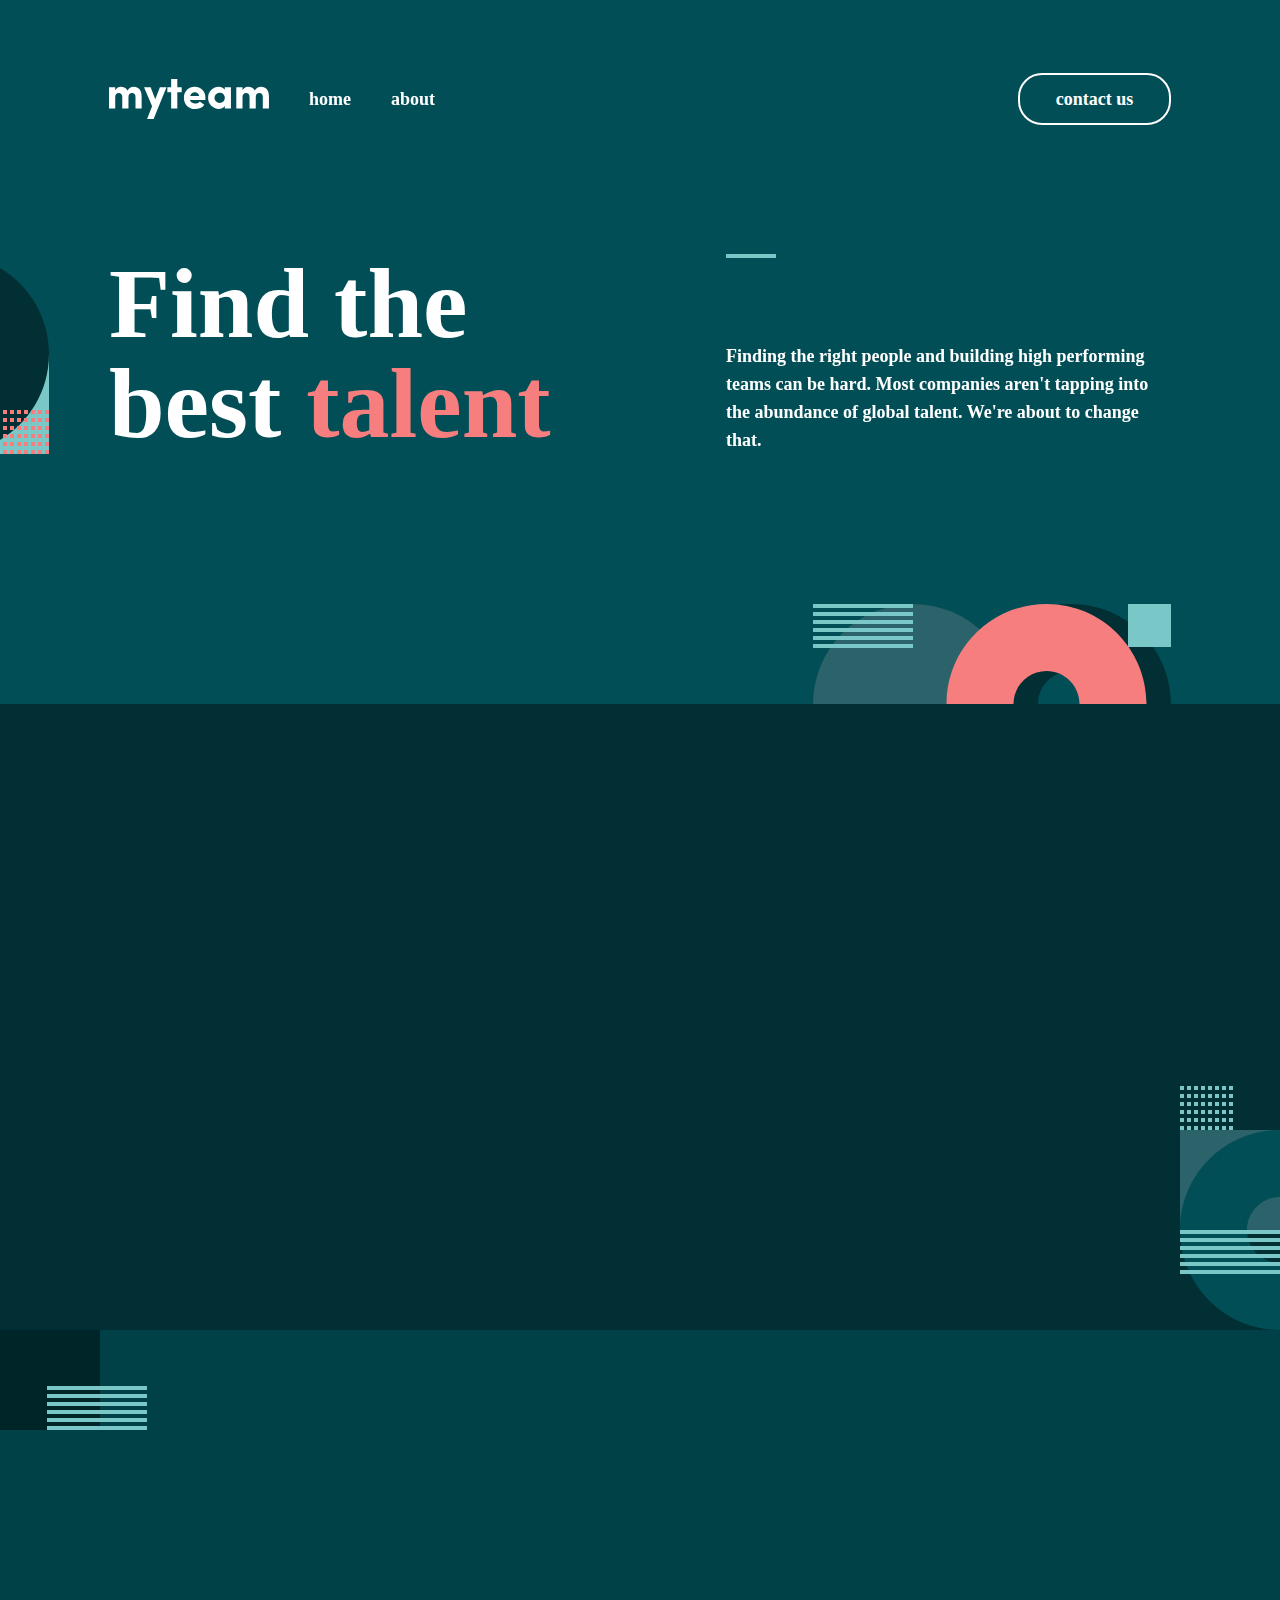
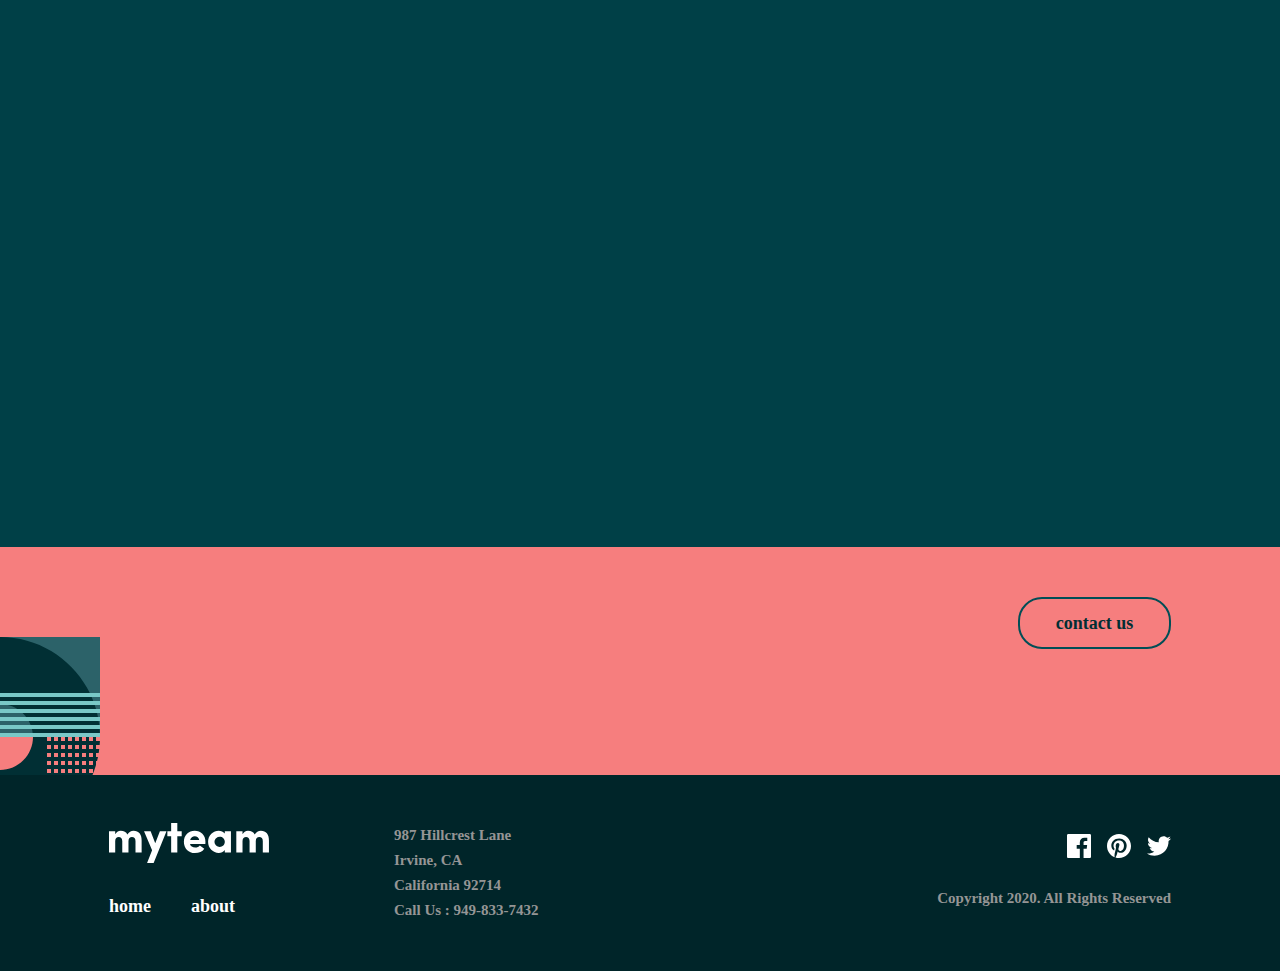
<file: index.html>
<!DOCTYPE html>
<html lang="en">
<head>
    <meta charset="UTF-8">
    <meta name="viewport" content="width=device-width, initial-scale=1.0">
    <link rel="stylesheet" href="./css/normalize.css">
    <link rel="stylesheet" href="./css/main.css">
    <link href="https://unpkg.com/aos@2.3.1/dist/aos.css" rel="stylesheet">
    <link rel="icon" href="./images/logo.svg">
    <title>My-team</title>  
</head>
<body>
    <header class="site-header">
        <div class="container">
            <div class="header">
                <div data-aos="zoom-out-right" class="header">
                    <a class="header" href="/">
                        <img  src="./images/logo.svg" alt="Header-Logo" width="160" height="40">
                    </a>
                    <ul class="navbar-list">
                        <li class="navber-item">
                            <a class="navbar-link" href="/">home</a>
                        </li>
                        <li class="navbar-item">
                            <a class="navbar-link" href="./about.html">about</a>
                        </li>
                    </ul>
                </div>
                <a class="header-contact-link" href="./contact.html">contact us</a>
            </div>
        </div>
    </header>
    <main class="site-main">
        <section class="hero-section">
            <div class="container"> 
                <div  class="hero">
                    <div class="hero-tittle-wrapper">
                        <h1 data-aos="fade-up-right" class="hero-tittle">Find the best  <span class="hero-tittle-color">talent</span></h1>
                    </div>
                    <div class="hero-text-wrapper">
                        <span class="hero-text-line"></span>
                        <p data-aos="fade-up-left" class="hero-text">Finding the right people and building high performing teams can be hard. Most companies aren't tapping into the abundance of global talent. We're about to change that.</p>
                    </div>
                </div>
            </div>
        </section>
        <section class="build-section">
            <div class="container">
                <div class="build">
                    <div data-aos="fade-up"
                    data-aos-anchor-placement="bottom-bottom"  class="build-tittle-wrapper">
                    <span class="build-tittle-line"></span>
                    <h2  class="build-tittle">Build & manage distributed teams like no one else.</h2>
                </div>
                <ul data-aos="fade-up"
                data-aos-anchor-placement="top-center" class="build-list">
                <li class="build-item">
                    <img class="build-item-icon" src="./images/build-item-icon.svg" alt="Build-icon" width="72" height="72">
                    <div class="build-item-content-wrapper">
                        <h3 class="build-item-subtittle">Experienced Individuals</h3>
                        <p class="build-item-text">Our network is made up of highly experienced professionals who are passionate about what they do.</p>
                    </div>
                </li>
                <li class="build-item">
                    <img class="build-item-icon" src="./images/build-item-icon1.svg" alt="Build-icon" width="72" height="72">
                    <div class="build-item-content-wrapper">
                        <h3 class="build-item-subtittle">Easy to Implement</h3>
                        <p class="build-item-text">Our processes have been refined over years of implementation meaning our teams always deliver.</p>
                    </div>
                </li>
                <li class="build-item">
                    <img class="build-item-icon" src="./images/build-item-icon2.svg" alt="Build-icon" width="72" height="72">
                    <div class="build-item-content-wrapper">
                        <h3 class="build-item-subtittle">Enhanced Productivity</h3>
                        <p class="build-item-text">Our customized platform with in-built analytics helps you manage your distributed teams.</p>
                    </div>
                </li>
            </ul>
        </div>
    </div>
</section>
<section class="result-section">
    <div class="container">
        <div class="result">
            <h2  data-aos-duration="1000" data-aos="flip-up" class="result-tittle">Delivering real results for top companies. Some of our <span style="color: rgb(121, 200, 199);">success stories.</span></h2>
        </div>
        <div  data-aos-duration="1000" data-aos="zoom-out" class="result-content-wrapper">
            <div class="result-content">
                <img class="result-section-img" src="./images/result-section-img.svg" alt="Result-Img" width="67" height="56">
                <p class="result-text"> “The team perfectly fit the specialized skill set required. They focused on the most essential features helping us launch the platform eight months faster than planned.”</p>
                <p class="result-strong">Kady Baker</p>
                <p class="result-text-second">Product Manager at Bookmark</p>
                <img class="result-section-img" src="./images/result-section-img-person.png" alt="Person" width="62" height="62">
            </div>
            <div class="result-content">
                <img class="result-section-img" src="./images/result-section-img.svg" alt="Result-Img" width="67" height="56">
                <p class="result-text"> “We needed to automate our entire onboarding process. The team came in and built out the whole journey. Since going live, user retention has gone through the roof!”</p>
                <p class="result-strong">Aiysha Reese</p>
                <p class="result-text-second">Founder of Manage</p>
                <img class="result-section-img" src="./images/result-section-img-person.2png.png" alt="Person" width="62" height="62">
            </div>
            <div class="result-content">
                <img class="result-section-img" src="./images/result-section-img.svg" alt="Result-Img" width="67" height="56">
                <p class="result-text"> “Amazing. Our team helped us build an app that delivered a new experience for hiring a physio. The launch was an instant success with 100k downloads in the first month.”</p>
                <p class="result-strong">Arthur Clarke</p>
                <p class="result-text-second">Co-founder of MyPhysio</p>
                <img class="result-section-img" src="./images/result-section-img-person.3png.png" alt="Person" width="62" height="62">
            </div>
        </div>
    </div>
</section>
<section class="contact-us-section">
    <div class="container">
        <div class="contact-us">   
            <h2 data-aos="zoom-in-right" class="contact-us-tittle">Ready to get started?</h2>
            <a  class="contact-link" href="./contact.html">contact us</a>
        </div>
    </div>
</section>
</main>
<footer class="site-footer">
    <div class="container">
        <div class="footer">
            <div class="footer-logo-content-wrappper">
                <div class="footer-logo-wrappper">
                    <a class="footer-link-logo" href="/">
                        <img class="footer-logo-img" src="./images/logo.svg" alt="Footer-Logo" width="160" height="40">
                    </a>
                    <ul class="footer-nav-list">
                        <li class="footer-nav-item">
                            <a class="footer-nav-link" href="#">home</a>
                        </li>
                        <li class="footer-nav-item">
                            <a class="footer-nav-link" href="#">about</a>
                        </li>
                    </ul>
                </div>
                <address class="footer-address">
                    987  Hillcrest Lane <br> Irvine, CA <br> California 92714 <br> Call Us : <a href="tel:9498337432">949-833-7432</a>
                </address>
            </div>
            <div class="footer-social-wrapper social">
                <ul class="social-list">
                    <li class="social-item">
                        <a class="social-link" href="">
                            <svg width="24" height="24" viewBox="0 0 24 24" fill="currentColor" xmlns="http://www.w3.org/2000/svg">
                                <path d="M22.675 0H1.325C0.593 0 0 0.593 0 1.325V22.676C0 23.407 0.593 24 1.325 24H12.82V14.706H9.692V11.084H12.82V8.413C12.82 5.313 14.713 3.625 17.479 3.625C18.804 3.625 19.942 3.724 20.274 3.768V7.008L18.356 7.009C16.852 7.009 16.561 7.724 16.561 8.772V11.085H20.148L19.681 14.707H16.561V24H22.677C23.407 24 24 23.407 24 22.675V1.325C24 0.593 23.407 0 22.675 0Z" fill="currentColor"/>
                            </svg>
                        </a>
                        
                    </li>
                    <li class="social-item">
                        <a class="social-link" href="">
                            <svg width="24" height="24" viewBox="0 0 24 24" fill="currentColor" xmlns="http://www.w3.org/2000/svg">
                                <path id="Path" d="M12 0C5.373 0 0 5.372 0 12C0 17.084 3.163 21.426 7.627 23.174C7.522 22.225 7.427 20.769 7.669 19.733C7.887 18.796 9.076 13.768 9.076 13.768C9.076 13.768 8.717 13.049 8.717 11.986C8.717 10.318 9.684 9.072 10.888 9.072C11.911 9.072 12.406 9.841 12.406 10.762C12.406 11.791 11.751 13.33 11.412 14.757C11.129 15.951 12.011 16.926 13.189 16.926C15.322 16.926 16.961 14.677 16.961 11.431C16.961 8.558 14.897 6.549 11.949 6.549C8.535 6.549 6.531 9.11 6.531 11.756C6.531 12.787 6.928 13.894 7.424 14.494C7.522 14.613 7.536 14.718 7.507 14.839L7.174 16.199C7.121 16.419 7 16.466 6.772 16.36C5.273 15.662 4.336 13.471 4.336 11.711C4.336 7.926 7.086 4.449 12.265 4.449C16.428 4.449 19.663 7.416 19.663 11.38C19.663 15.516 17.056 18.844 13.436 18.844C12.22 18.844 11.077 18.213 10.686 17.466L9.938 20.319C9.667 21.362 8.936 22.669 8.446 23.465C9.57 23.812 10.763 24 12 24C18.627 24 24 18.627 24 12C24 5.372 18.627 0 12 0Z" fill="currentColor"/>
                            </svg>
                        </a>
                    </li>
                    
                    <li class="social-item">
                        <a class="social-link" href="">
                            <svg width="24" height="20" viewBox="0 0 24 20" fill="currentColor" xmlns="http://www.w3.org/2000/svg">
                                <path id="Path" d="M24 2.55699C23.117 2.94899 22.168 3.21299 21.172 3.33199C22.189 2.72299 22.97 1.75799 23.337 0.607986C22.386 1.17199 21.332 1.58199 20.21 1.80299C19.313 0.845986 18.032 0.247986 16.616 0.247986C13.437 0.247986 11.101 3.21399 11.819 6.29299C7.728 6.08799 4.1 4.12799 1.671 1.14899C0.381 3.36199 1.002 6.25699 3.194 7.72299C2.388 7.69699 1.628 7.47599 0.965 7.10699C0.911 9.38799 2.546 11.522 4.914 11.997C4.221 12.185 3.462 12.229 2.69 12.081C3.316 14.037 5.134 15.46 7.29 15.5C5.22 17.123 2.612 17.848 0 17.54C2.179 18.937 4.768 19.752 7.548 19.752C16.69 19.752 21.855 12.031 21.543 5.10599C22.505 4.41099 23.34 3.54399 24 2.55699Z" fill="currentColor"/>
                            </svg>
                        </a>
                    </li>
                    
                </ul>
                <p class="footer-created-by-content"> Copyright 2020. All Rights Reserved</p>
            </div>
        </div>
    </div>
</footer>
<script src="https://unpkg.com/aos@2.3.1/dist/aos.js"></script>
<script>
    AOS.init();
</script>
</body>
</html>
</file>
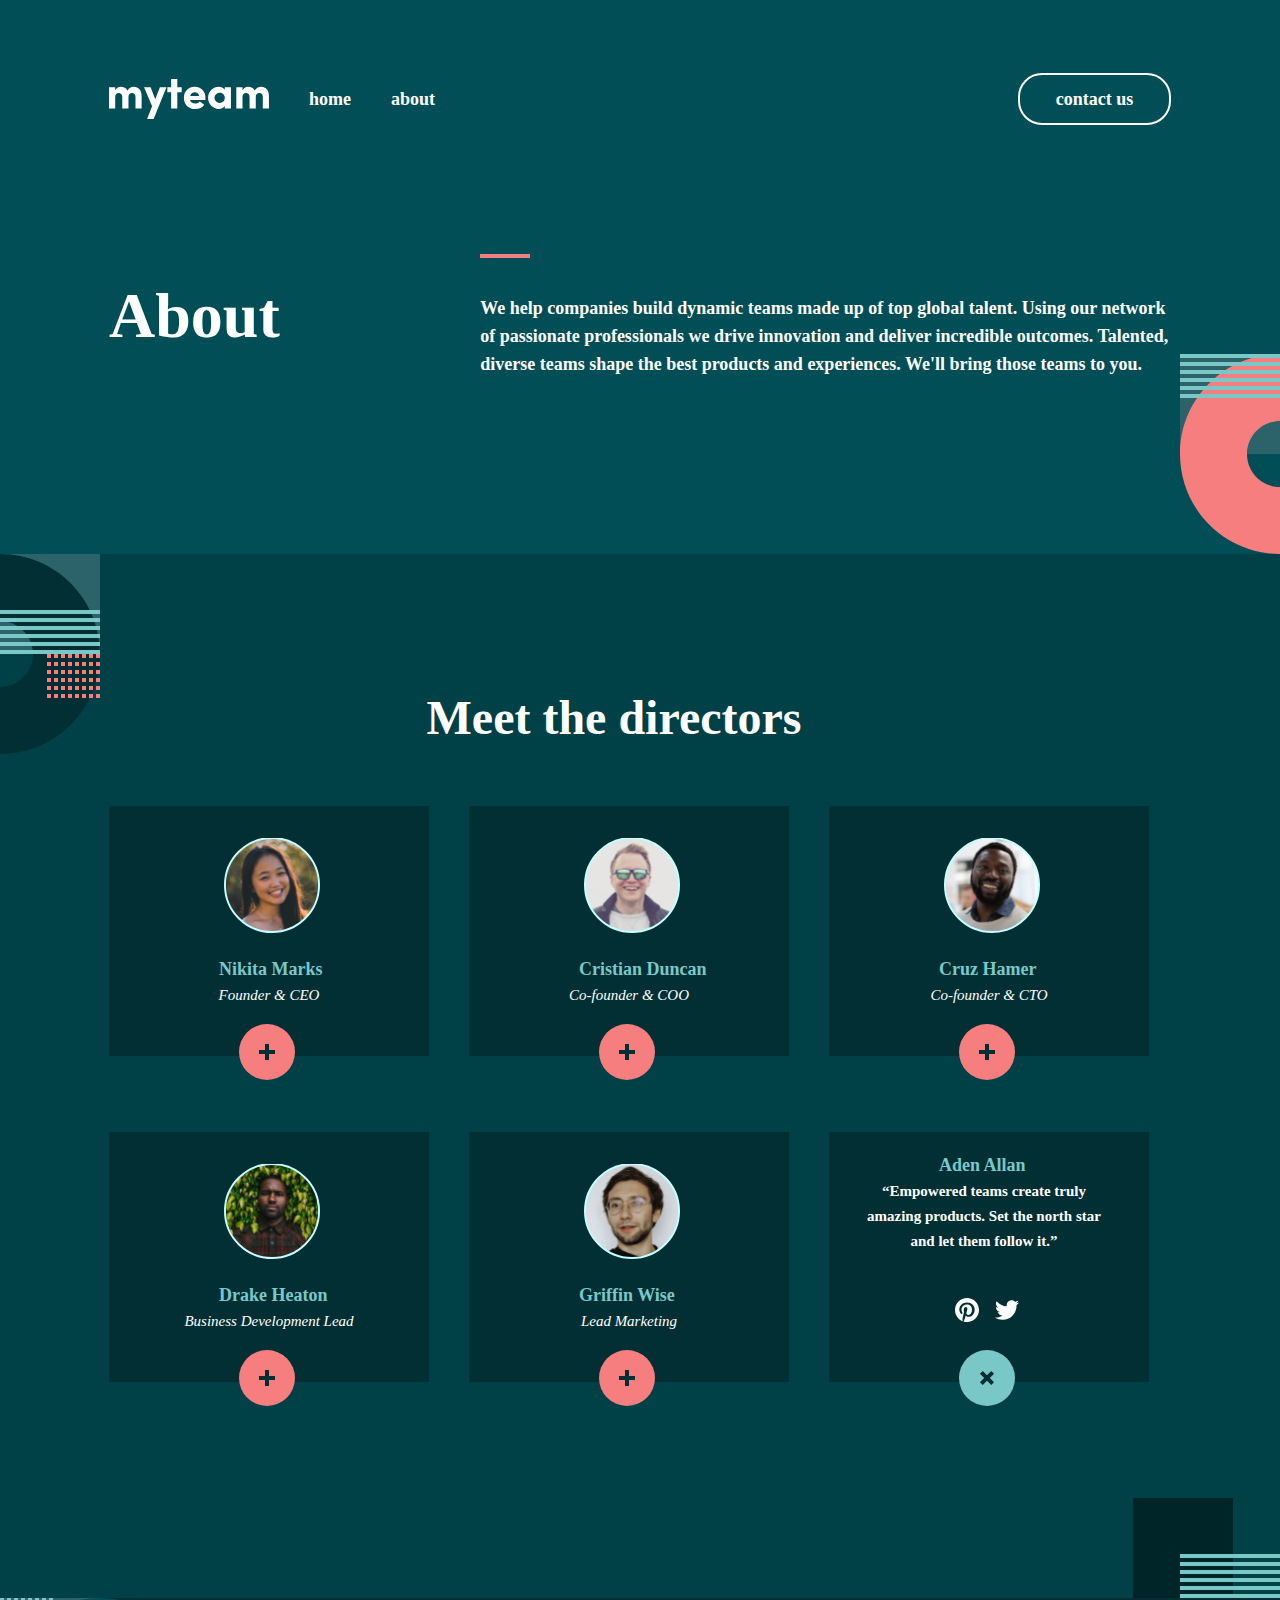
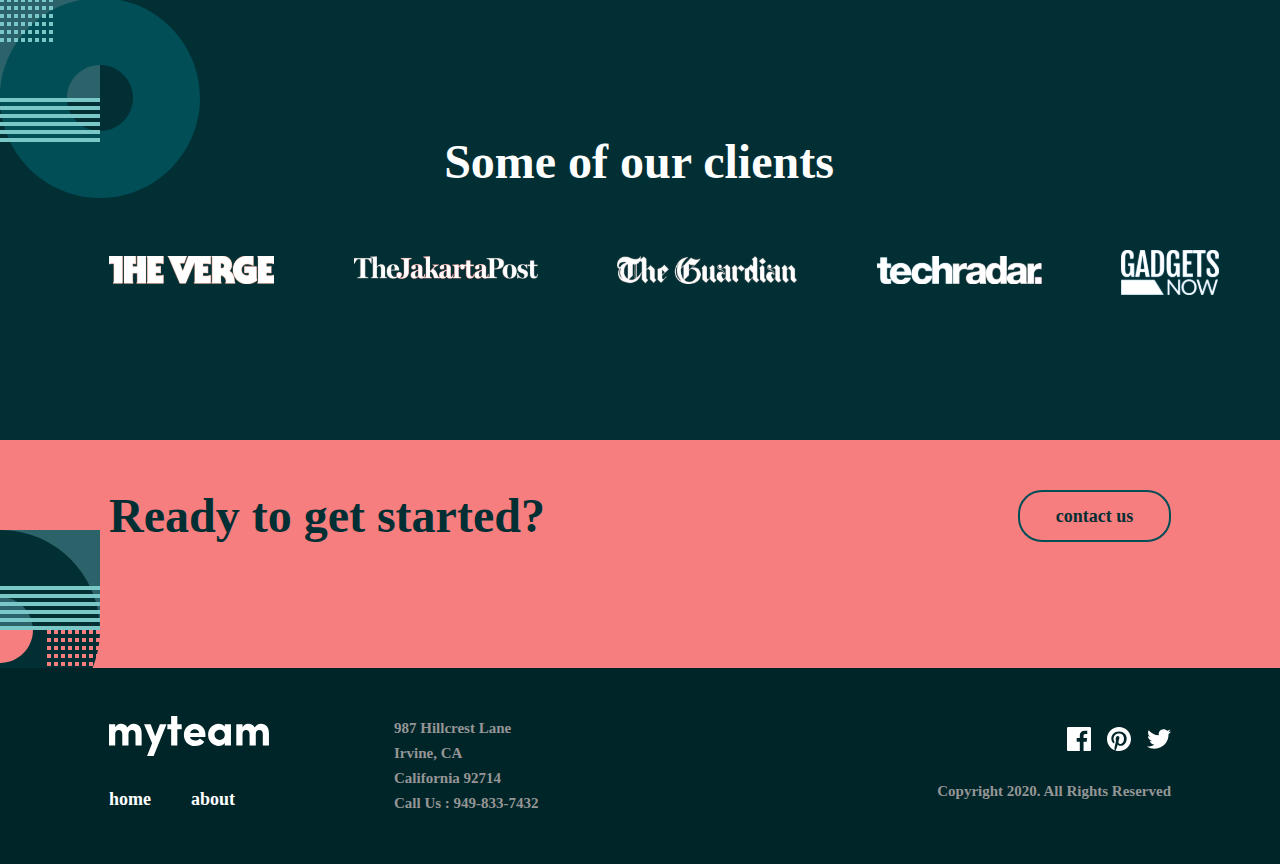
<file: about.html>
<!DOCTYPE html>
<html lang="en">
<head>
    <meta charset="UTF-8">
    <meta name="viewport" content="width=device-width, initial-scale=1.0">
    <link rel="stylesheet" href="./css/normalize.css">
    <link rel="stylesheet" href="./css/main.css">
    <link rel="icon" href="./images/logo.svg">
    <title>About</title>
</head>
<body>
    <header class="site-header">
        <div class="container">
            <div class="header">
                <div data-aos="zoom-out-right" class="header">
                    <a class="header" href="/">
                        <img  src="./images/logo.svg" alt="Header-Logo" width="160" height="40">
                    </a>
                    <ul class="navbar-list">
                        <li class="navber-item">
                            <a class="navbar-link" href="/">home</a>
                        </li>
                        <li class="navbar-item">
                            <a class="navbar-link" href="./about.html">about</a>
                        </li>
                    </ul>
                </div>
                <a class="header-contact-link" href="./contact.html">contact us</a>
            </div>
        </div>
    </header>
    <main class="site-main">
        <section class="hero-about-section">
            <div class="container"> 
                <div  class="about-hero">
                    <div class="about-hero-tittle-wrapper">
                        <h1 data-aos="fade-up-right" class="about-hero-tittle">About</h1>
                    </div>
                    <div class="about-hero-text-wrapper">
                        <span class="about-hero-text-line"></span>
                        <p data-aos="fade-up-left" class="about-hero-text">We help companies build dynamic teams made up of top global talent. Using our network of passionate professionals we drive innovation and deliver incredible outcomes. Talented, diverse teams shape the best products and experiences. We'll bring those teams to you.</p>
                    </div>
                </div>
            </div>
        </section>
        <section class="directors-section">
            <div class="container">
                <div class="directors-tittle-wrapper">
                    <h2 class="directors-tittle">Meet the directors</h2>
                </div>
                <div class="directors-list-wrapper">
                    <ul class="directors-list">
                        <div class="directors-wrapper">
                            
                            <li class="directors-item">
                                <img class="directors-img" src="./images/about-page-directors-section.svg" alt="Director-Img" width="96" height="96">
                                <br>           
                                <strong class="directors-name-strong">Nikita Marks</strong>
                                <p class="directors-career">Founder & CEO</p>
                                <img class="directors-plus-img" src="./images/about-page-directors-section-plus.svg" alt="Img Plus" width="56" height="56">
                            </li>
                            <li class="directors-item">
                                <img class="directors-img" src="./images/about-page-directors-section.2svg.svg" alt="Director-Img" width="96" height="96">
                                <br>           
                                <strong class="directors-name-strong">Cristian Duncan</strong>
                                <p class="directors-career">Co-founder & COO</p>
                                <img class="directors-plus-img" src="./images/about-page-directors-section-plus.svg" alt="Img Plus" width="56" height="56">
                            </li>
                            <li class="directors-item">
                                <img class="directors-img" src="./images/about-page-directors-section.3.svg" alt="Director-Img" width="96" height="96">
                                <br>           
                                <strong class="directors-name-strong">Cruz Hamer</strong>
                                <p class="directors-career">Co-founder & CTO</p>
                                <img class="directors-plus-img" src="./images/about-page-directors-section-plus.svg" alt="Img Plus" width="56" height="56">
                            </li>
                        </div>
                        <div class="directors-wrapper">
                            <li class="directors-item">
                                <img class="directors-img" src="./images/about-page-directors-section.4.svg" alt="Director-Img" width="96" height="96">
                                <br>           
                                <strong class="directors-name-strong">Drake Heaton</strong>
                                <p class="directors-career">Business Development Lead</p>
                                <img class="directors-plus-img" src="./images/about-page-directors-section-plus.svg" alt="Img Plus" width="56" height="56">
                            </li>
                            <li class="directors-item">
                                <img class="directors-img" src="./images/about-page-directors-section.5.svg" alt="Director-Img" width="96" height="96">
                                <br>           
                                <strong class="directors-name-strong">Griffin Wise</strong>
                                <p class="directors-career">Lead Marketing</p>
                                <img class="directors-plus-img" src="./images/about-page-directors-section-plus.svg" alt="Img Plus" width="56" height="56">
                            </li>
                            <li class="directors-item">
                            <br>           
                                <strong class="directors-name-strong-last">Aden Allan</strong>
                                <div class="directors-text-wrapper">
                                    <p class="directors-career-text">“Empowered teams create truly amazing products. Set the north star and let them follow it.”</p>
                                </div>
                                
                                <ul class="social-list">
                                    <li class="social-item directors">
                                        <a class="social-link" href="">
                                            <svg width="24" height="24" viewBox="0 0 24 24" fill="currentColor" xmlns="http://www.w3.org/2000/svg">
                                                <path id="Path" d="M12 0C5.373 0 0 5.372 0 12C0 17.084 3.163 21.426 7.627 23.174C7.522 22.225 7.427 20.769 7.669 19.733C7.887 18.796 9.076 13.768 9.076 13.768C9.076 13.768 8.717 13.049 8.717 11.986C8.717 10.318 9.684 9.072 10.888 9.072C11.911 9.072 12.406 9.841 12.406 10.762C12.406 11.791 11.751 13.33 11.412 14.757C11.129 15.951 12.011 16.926 13.189 16.926C15.322 16.926 16.961 14.677 16.961 11.431C16.961 8.558 14.897 6.549 11.949 6.549C8.535 6.549 6.531 9.11 6.531 11.756C6.531 12.787 6.928 13.894 7.424 14.494C7.522 14.613 7.536 14.718 7.507 14.839L7.174 16.199C7.121 16.419 7 16.466 6.772 16.36C5.273 15.662 4.336 13.471 4.336 11.711C4.336 7.926 7.086 4.449 12.265 4.449C16.428 4.449 19.663 7.416 19.663 11.38C19.663 15.516 17.056 18.844 13.436 18.844C12.22 18.844 11.077 18.213 10.686 17.466L9.938 20.319C9.667 21.362 8.936 22.669 8.446 23.465C9.57 23.812 10.763 24 12 24C18.627 24 24 18.627 24 12C24 5.372 18.627 0 12 0Z" fill="currentColor"/>
                                            </svg>
                                        </a>
                                    </li>
                                    
                                    <li class="social-item-directors">
                                        <a class="social-link" href="">
                                            <svg width="24" height="20" viewBox="0 0 24 20" fill="currentColor" xmlns="http://www.w3.org/2000/svg">
                                                <path id="Path" d="M24 2.55699C23.117 2.94899 22.168 3.21299 21.172 3.33199C22.189 2.72299 22.97 1.75799 23.337 0.607986C22.386 1.17199 21.332 1.58199 20.21 1.80299C19.313 0.845986 18.032 0.247986 16.616 0.247986C13.437 0.247986 11.101 3.21399 11.819 6.29299C7.728 6.08799 4.1 4.12799 1.671 1.14899C0.381 3.36199 1.002 6.25699 3.194 7.72299C2.388 7.69699 1.628 7.47599 0.965 7.10699C0.911 9.38799 2.546 11.522 4.914 11.997C4.221 12.185 3.462 12.229 2.69 12.081C3.316 14.037 5.134 15.46 7.29 15.5C5.22 17.123 2.612 17.848 0 17.54C2.179 18.937 4.768 19.752 7.548 19.752C16.69 19.752 21.855 12.031 21.543 5.10599C22.505 4.41099 23.34 3.54399 24 2.55699Z" fill="currentColor"/>
                                            </svg>
                                        </a>
                                    </li>
                                    
                                </ul>
                                
                                <img class="directors-plus-img" src="./images/about-page-directors-section-plus2.svg" alt="Img Plus" width="56" height="56">
                            </li>
                            
                        </div>
                    </ul>
                    
                </div>
            </div>
        </section>
    </main>
    
    
    
    <section class="client-section">
        <div class="container">
            <div class="client-tittle-wrapper">
                <h2 class="client-tittle">Some of our clients</h2>
            </div>
            <img class="client-img" src="./images/about-page-client-section-img.svg" alt="Client-Img" width="1110" height="45">
        </div>
    </section>
    
    <section class="contact-us-section">
        <div class="container">
            <div class="contact-us">   
                <h2 data-aos="zoom-in-right" class="contact-us-tittle">Ready to get started?</h2>
                <a  class="contact-link" href="./contact.html">contact us</a>
            </div>
        </div>
    </section>
    
    <footer class="site-footer">
        <div class="container">
            <div class="footer">
                <div class="footer-logo-content-wrappper">
                    <div class="footer-logo-wrappper">
                        <a class="footer-link-logo" href="/">
                            <img class="footer-logo-img" src="./images/logo.svg" alt="Footer-Logo" width="160" height="40">
                        </a>
                        <ul class="footer-nav-list">
                            <li class="footer-nav-item">
                                <a class="footer-nav-link" href="/index.html">home</a>
                            </li>
                            <li class="footer-nav-item">
                                <a class="footer-nav-link" href="/about.html">about</a>
                            </li>
                        </ul>
                    </div>
                    <address class="footer-address">
                        987  Hillcrest Lane <br> Irvine, CA <br> California 92714 <br> Call Us : <a href="tel:9498337432">949-833-7432</a>
                    </address>
                </div>
                <div class="footer-social-wrapper social">
                    <ul class="social-list">
                        <li class="social-item">
                            <a class="social-link" href="">
                                <svg width="24" height="24" viewBox="0 0 24 24" fill="currentColor" xmlns="http://www.w3.org/2000/svg">
                                    <path d="M22.675 0H1.325C0.593 0 0 0.593 0 1.325V22.676C0 23.407 0.593 24 1.325 24H12.82V14.706H9.692V11.084H12.82V8.413C12.82 5.313 14.713 3.625 17.479 3.625C18.804 3.625 19.942 3.724 20.274 3.768V7.008L18.356 7.009C16.852 7.009 16.561 7.724 16.561 8.772V11.085H20.148L19.681 14.707H16.561V24H22.677C23.407 24 24 23.407 24 22.675V1.325C24 0.593 23.407 0 22.675 0Z" fill="currentColor"/>
                                </svg>
                            </a>
                            
                        </li>
                        <li class="social-item">
                            <a class="social-link" href="">
                                <svg width="24" height="24" viewBox="0 0 24 24" fill="currentColor" xmlns="http://www.w3.org/2000/svg">
                                    <path id="Path" d="M12 0C5.373 0 0 5.372 0 12C0 17.084 3.163 21.426 7.627 23.174C7.522 22.225 7.427 20.769 7.669 19.733C7.887 18.796 9.076 13.768 9.076 13.768C9.076 13.768 8.717 13.049 8.717 11.986C8.717 10.318 9.684 9.072 10.888 9.072C11.911 9.072 12.406 9.841 12.406 10.762C12.406 11.791 11.751 13.33 11.412 14.757C11.129 15.951 12.011 16.926 13.189 16.926C15.322 16.926 16.961 14.677 16.961 11.431C16.961 8.558 14.897 6.549 11.949 6.549C8.535 6.549 6.531 9.11 6.531 11.756C6.531 12.787 6.928 13.894 7.424 14.494C7.522 14.613 7.536 14.718 7.507 14.839L7.174 16.199C7.121 16.419 7 16.466 6.772 16.36C5.273 15.662 4.336 13.471 4.336 11.711C4.336 7.926 7.086 4.449 12.265 4.449C16.428 4.449 19.663 7.416 19.663 11.38C19.663 15.516 17.056 18.844 13.436 18.844C12.22 18.844 11.077 18.213 10.686 17.466L9.938 20.319C9.667 21.362 8.936 22.669 8.446 23.465C9.57 23.812 10.763 24 12 24C18.627 24 24 18.627 24 12C24 5.372 18.627 0 12 0Z" fill="currentColor"/>
                                </svg>
                            </a>
                        </li>
                        
                        <li class="social-item">
                            <a class="social-link" href="">
                                <svg width="24" height="20" viewBox="0 0 24 20" fill="currentColor" xmlns="http://www.w3.org/2000/svg">
                                    <path id="Path" d="M24 2.55699C23.117 2.94899 22.168 3.21299 21.172 3.33199C22.189 2.72299 22.97 1.75799 23.337 0.607986C22.386 1.17199 21.332 1.58199 20.21 1.80299C19.313 0.845986 18.032 0.247986 16.616 0.247986C13.437 0.247986 11.101 3.21399 11.819 6.29299C7.728 6.08799 4.1 4.12799 1.671 1.14899C0.381 3.36199 1.002 6.25699 3.194 7.72299C2.388 7.69699 1.628 7.47599 0.965 7.10699C0.911 9.38799 2.546 11.522 4.914 11.997C4.221 12.185 3.462 12.229 2.69 12.081C3.316 14.037 5.134 15.46 7.29 15.5C5.22 17.123 2.612 17.848 0 17.54C2.179 18.937 4.768 19.752 7.548 19.752C16.69 19.752 21.855 12.031 21.543 5.10599C22.505 4.41099 23.34 3.54399 24 2.55699Z" fill="currentColor"/>
                                </svg>
                            </a>
                        </li>
                        
                    </ul>
                    <p class="footer-created-by-content"> Copyright 2020. All Rights Reserved</p>
                </div>
            </div>
        </div>
    </footer>
</body>
</html>
</file>
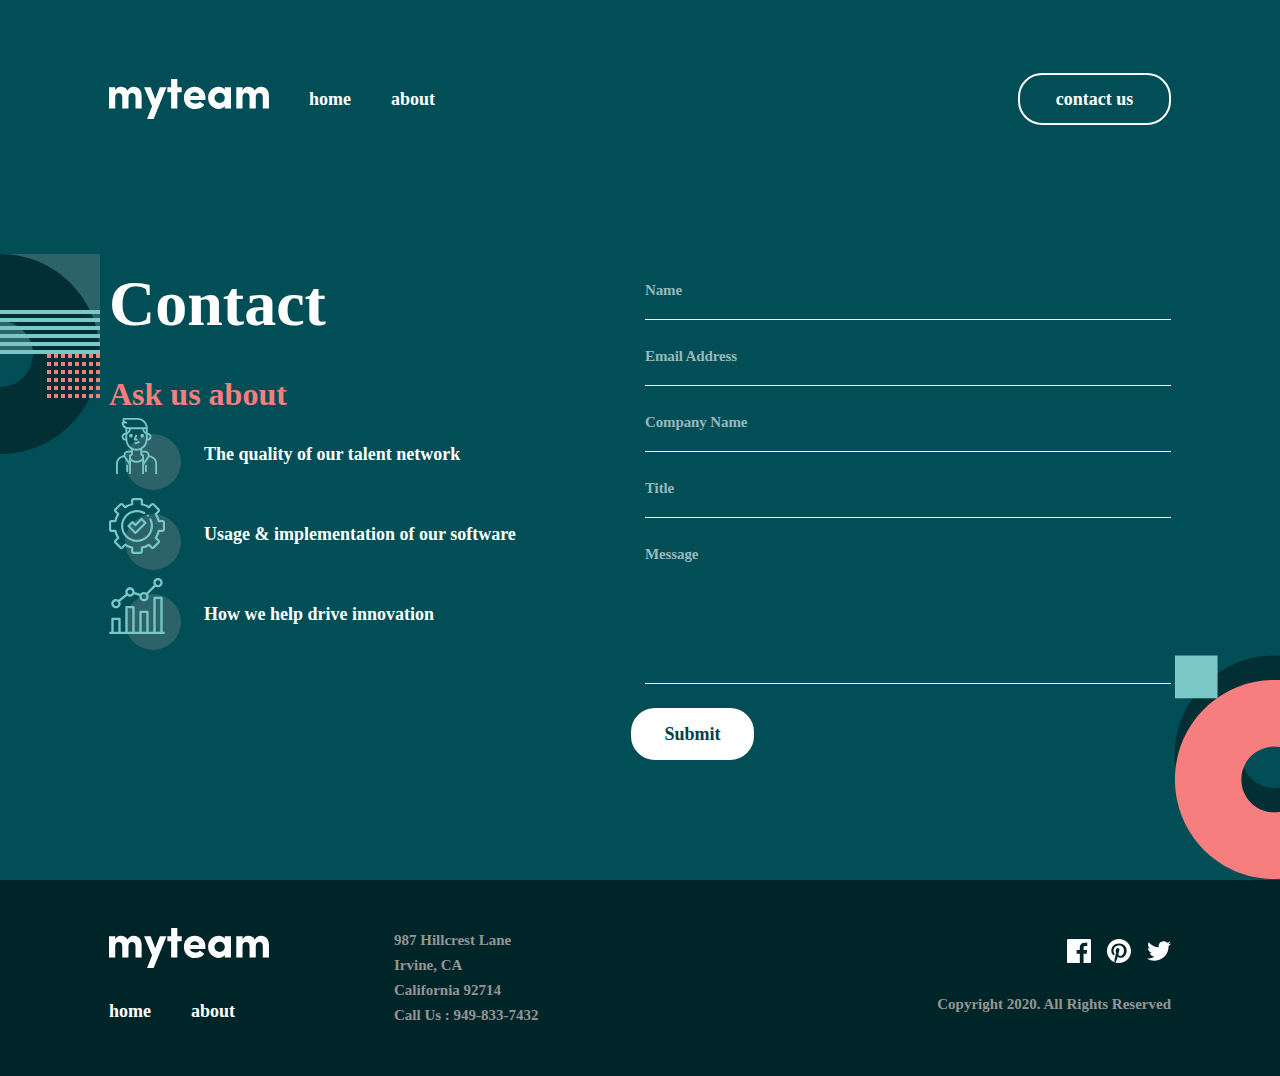
<file: contact.html>
<!DOCTYPE html>
<html lang="en">
<head>
    <meta charset="UTF-8">
    <meta name="viewport" content="width=device-width, initial-scale=1.0">
    <link rel="stylesheet" href="./css/main.css">
    <link rel="stylesheet" href="./css/normalize.css">
    <title>Contact Us</title>
</head>
<body>
    <header class="site-header">
        <div class="container">
            <div class="header">
                <div data-aos="zoom-out-right" class="header">
                    <a class="header" href="/">
                        <img  src="./images/logo.svg" alt="Header-Logo" width="160" height="40">
                    </a>
                    <ul class="navbar-list">
                        <li class="navber-item">
                            <a class="navbar-link" href="/">home</a>
                        </li>
                        <li class="navbar-item">
                            <a class="navbar-link" href="./about.html">about</a>
                        </li>
                    </ul>
                </div>
                <a class="header-contact-link" href="./contact.html">contact us</a>
            </div>
        </div>
    </header>
    <main class="Contact-us-main">
        <section class="content-hero-section">
            <div class="container">
                <div class="contact">
                    <div class="contact-content-wrapper">
                        <h2 class="contact-tittle">Contact</h2>
                        <h3 class="contact-text">Ask us about</h3>
                        <ul class="contact-list information">
                            <li class="contact-item">
                                <img class="information-img" src="./images/build-item-icon.svg" alt="Icon" width="72" height="72">
                                <p class="information-text">The quality of our talent network</p>
                            </li>
                            <li class="contact-item">
                                <img class="information-img" src="./images/build-item-icon1.svg" alt="Icon" width="72" height="72">
                                <p class="information-text">Usage & implementation of our software</p>
                            </li>
                            <li class="contact-item">
                                <img class="information-img" src="./images/build-item-icon2.svg" alt="Icon" width="72" height="72">
                                <p class="information-text">How we help drive innovation</p>
                            </li>
                        </ul>
                    </div>
                    <form class="contact-form" action="https://echo.htmlacademy.ru" method="post" autocomplete="off">
                        <input class="contact-input" type="text" name="user_name" placeholder="Name" required aria-label="User Name">
                        <input class="contact-input" type="email" name="user_Email Address" placeholder="Email Address" required aria-label="User Email Address">
                        <input class="contact-input" type="text" name="user_Company Name" placeholder="Company Name" required aria-label="User Company Name">
                        <input class="contact-input" type="text" name="user_Title" placeholder="Title" required aria-label="User Title">
                        <textarea rows="5" class="contact-input" name="message" placeholder="Message" ></textarea>
                        <button class="contact-submit-btn" type="submit">Submit</button>
                    </form>
                </div>
            </div>
        </section>
    </main>
    <footer class="site-footer">
        <div class="container">
            <div class="footer">
                <div class="footer-logo-content-wrappper">
                    <div class="footer-logo-wrappper">
                        <a class="footer-link-logo" href="/">
                            <img class="footer-logo-img" src="./images/logo.svg" alt="Footer-Logo" width="160" height="40">
                        </a>
                        <ul class="footer-nav-list">
                            <li class="footer-nav-item">
                                <a class="footer-nav-link" href="/index.html">home</a>
                            </li>
                            <li class="footer-nav-item">
                                <a class="footer-nav-link" href="/about.html">about</a>
                            </li>
                        </ul>
                    </div>
                    <address class="footer-address">
                        987  Hillcrest Lane <br> Irvine, CA <br> California 92714 <br> Call Us : <a href="tel:9498337432">949-833-7432</a>
                    </address>
                </div>
                <div class="footer-social-wrapper social">
                    <ul class="social-list">
                        <li class="social-item">
                            <a class="social-link" href="">
                                <svg width="24" height="24" viewBox="0 0 24 24" fill="currentColor" xmlns="http://www.w3.org/2000/svg">
                                    <path d="M22.675 0H1.325C0.593 0 0 0.593 0 1.325V22.676C0 23.407 0.593 24 1.325 24H12.82V14.706H9.692V11.084H12.82V8.413C12.82 5.313 14.713 3.625 17.479 3.625C18.804 3.625 19.942 3.724 20.274 3.768V7.008L18.356 7.009C16.852 7.009 16.561 7.724 16.561 8.772V11.085H20.148L19.681 14.707H16.561V24H22.677C23.407 24 24 23.407 24 22.675V1.325C24 0.593 23.407 0 22.675 0Z" fill="currentColor"/>
                                </svg>
                            </a>
                            
                        </li>
                        <li class="social-item">
                            <a class="social-link" href="">
                                <svg width="24" height="24" viewBox="0 0 24 24" fill="currentColor" xmlns="http://www.w3.org/2000/svg">
                                    <path id="Path" d="M12 0C5.373 0 0 5.372 0 12C0 17.084 3.163 21.426 7.627 23.174C7.522 22.225 7.427 20.769 7.669 19.733C7.887 18.796 9.076 13.768 9.076 13.768C9.076 13.768 8.717 13.049 8.717 11.986C8.717 10.318 9.684 9.072 10.888 9.072C11.911 9.072 12.406 9.841 12.406 10.762C12.406 11.791 11.751 13.33 11.412 14.757C11.129 15.951 12.011 16.926 13.189 16.926C15.322 16.926 16.961 14.677 16.961 11.431C16.961 8.558 14.897 6.549 11.949 6.549C8.535 6.549 6.531 9.11 6.531 11.756C6.531 12.787 6.928 13.894 7.424 14.494C7.522 14.613 7.536 14.718 7.507 14.839L7.174 16.199C7.121 16.419 7 16.466 6.772 16.36C5.273 15.662 4.336 13.471 4.336 11.711C4.336 7.926 7.086 4.449 12.265 4.449C16.428 4.449 19.663 7.416 19.663 11.38C19.663 15.516 17.056 18.844 13.436 18.844C12.22 18.844 11.077 18.213 10.686 17.466L9.938 20.319C9.667 21.362 8.936 22.669 8.446 23.465C9.57 23.812 10.763 24 12 24C18.627 24 24 18.627 24 12C24 5.372 18.627 0 12 0Z" fill="currentColor"/>
                                </svg>
                            </a>
                        </li>
                        
                        <li class="social-item">
                            <a class="social-link" href="">
                                <svg width="24" height="20" viewBox="0 0 24 20" fill="currentColor" xmlns="http://www.w3.org/2000/svg">
                                    <path id="Path" d="M24 2.55699C23.117 2.94899 22.168 3.21299 21.172 3.33199C22.189 2.72299 22.97 1.75799 23.337 0.607986C22.386 1.17199 21.332 1.58199 20.21 1.80299C19.313 0.845986 18.032 0.247986 16.616 0.247986C13.437 0.247986 11.101 3.21399 11.819 6.29299C7.728 6.08799 4.1 4.12799 1.671 1.14899C0.381 3.36199 1.002 6.25699 3.194 7.72299C2.388 7.69699 1.628 7.47599 0.965 7.10699C0.911 9.38799 2.546 11.522 4.914 11.997C4.221 12.185 3.462 12.229 2.69 12.081C3.316 14.037 5.134 15.46 7.29 15.5C5.22 17.123 2.612 17.848 0 17.54C2.179 18.937 4.768 19.752 7.548 19.752C16.69 19.752 21.855 12.031 21.543 5.10599C22.505 4.41099 23.34 3.54399 24 2.55699Z" fill="currentColor"/>
                                </svg>
                            </a>
                        </li>
                        
                    </ul>
                    <p class="footer-created-by-content"> Copyright 2020. All Rights Reserved</p>
                </div>
            </div>
        </div>
    </footer>
</body>
</html>
</file>
<file: css/main.css>
@font-face {
    font-display: swap; 
    font-family: 'Livvic';
    font-style: normal;
    font-weight: 600;
    src: url('../fonts/livvic-v14-latin-600.woff2') format('woff2'); 
  }

  @font-face {
    font-display: swap; 
    font-family: 'Livvic';
    font-style: normal;
    font-weight: 700;
    src: url('../fonts/livvic-v14-latin-700.woff2') format('woff2'); 
  }
  :root{
    --bg-color:rgb(1,78,86);
    --link-color:rgb(255,255,255);
    --link-hover:#F67E7E
  }
 
*{
    margin: 0;
    padding: 0;
    list-style: none;
    text-decoration: none;
    box-sizing: border-box;
    font-family: "Livvic" sans-serif;
}
body{
    background-color: var(--bg-color);
}
.container {
    width: 1110px;
    margin: 0 auto;
    padding: 0 24px;
}
/*Reply styles*/
.header, .hero, .build, .result, .result-content-wrapper, .contact-us, .footer, .about-hero{
    display: flex;
    align-items: center;
    justify-content: space-between;
    gap: 40px;
}
/*Reply styles*/

/*Header style start*/
.site-header {
    padding: 73px 0 129px;
}

.header-logo-wrapper {
    display: flex;
    align-items: center;
    gap: 80px;
}
.header-logo-link {
    display: inline-block;
}
.navbar-list {
    display: flex;
    align-items: center;
    gap: 40px;
}

.navbar-link,.footer-nav-link {
    color: var(--link-color);
    font-size: 18px;
    font-weight: 600;
    line-height: 28px;
    letter-spacing: 0px;
    transition: 0.3s color linear;
}
.navbar-link:hover, .footer-nav-link:hover{
    
    color: var(--link-hover);
}

.header-contact-link {
    width: 153px;
    padding: 10px 0;
    border: 2px solid  var(--link-color);
    border-radius: 24px;
    color: var(--link-color);
    font-size: 18px;
    font-weight: 600;
    line-height: 28px;
    letter-spacing: 0px;
    text-align: center;
    transition: 0.3s all linear;
}
.header-contact-link:hover{
    width: 180px;
    background-color: var(--link-color);
    color: var(--bg-color);
}
/*Header style end*/

/*hero style start*/

.hero-section {
    background-image: url("../images/hero-section-bg.svg");
    background-repeat: no-repeat;
    background-size: 200px;
    background-position: calc(50% - 691px) 0;

}
.hero {
    padding-bottom: 250px;
    background-image: url("../images/hero-bg.svg");
    background-repeat: no-repeat;
    background-size: 358px 100px;
    background-position: bottom right;
}
.hero-tittle-wrapper {
    width: 529px;
}
.hero-text-line{
    margin-bottom: 79px;
    display: inline-block;
    width: 50px;
    height: 4px;
    background-color: #79c8c7;
}
.hero-tittle {
    font-size: 100px;
    font-weight: 700;
    line-height: 100px;
    letter-spacing: 0px;
    color: var(--link-color);
}
.hero-tittle-color {
    color: var(--link-hover);
}
.hero-text-wrapper {
    width: 445px;
}
.hero-text {
    color: var(--link-color);
    font-size: 18px;
    font-weight: 600;
    line-height: 28px;
    letter-spacing: 0px;
}
/*hero style end*/

/*build section start */
.build-section {
    padding: 140px 0;
    background-color: rgb(1,47 ,52 );
    background-image: url("../images/build-section-bg.svg");
    background-repeat: no-repeat;
    background-position: bottom right;
}
.build{
    align-items: start; 
}

.build-tittle-wrapper {
    width: 445px;
}
.build-tittle-line {
    margin-bottom: 54px;
    display: inline-block;
    width: 50px;
    height: 4px;
    background-color: var(--link-hover);
}
.build-tittle {
    color: var(--link-color);
    font-size: 48px;
    font-weight: 700;
    line-height: 48px;
    letter-spacing: 0px;

}

.build-item {
    display: flex;
    align-items: center;
    gap: 23px;
}
.build-item + .build-item {
    margin-top: 32px;
}
.build-item-content-wrapper{
    width: 445px;
}
.build-item-subtittle {
    margin-bottom: 16px;
    color: var(--link-hover);
    font-size: 18px;
    font-weight: 700;
    line-height: 28px;
    letter-spacing: 0px;
}
.build-item-text {
    color: var(--link-color);
    font-size: 15px;
    font-weight: 600;
    line-height: 25px;
    letter-spacing: 0px;
}
/*build section end */

/*result section start*/
.result-section {

    padding: 140px 0;
    background-color: rgb(0, 64, 71);
    background-image: url("../images/result-section-bg.svg");
    background-repeat: no-repeat;

}

.result{
    width: 928px;
    margin-bottom: 56px;
    margin-left: 50px;
   
}
.result-tittle {
    color: var(--link-color);
    font-size: 48px;
    font-weight: 700;
    line-height: 48px;
    letter-spacing: 0px;
    text-align: center;
}
.result-content-wrapper {
    margin-bottom: 56px;
    margin-left: -18px;
    display: flex;
    align-items: center;
    gap: 80px;
    
}
.result-section-img {
    margin-left: 118px;
}
.result-text {
    margin-bottom: 24px;
    color: var(--link-color);
    text-align: center;
    font-size: 15px;
    font-weight: 600;
    line-height: 25px;
    letter-spacing: 0px;
}
.result-strong {

    color: rgb(121, 200, 199);
    font-size: 18px;
    font-weight: 700;
    line-height: 28px;
    letter-spacing: 0px;
    text-align: center;
    
}
.result-text-second{
    margin-bottom: 32px;
    color: var(--link-color);
    font-size: 13px;
    font-weight: 500;
    line-height: 18px;
    letter-spacing: 0px;
    text-align: center;
}
/*result section end*/

/*contact-us-section-start*/

.contact-us-section {
    padding: 50px 0;
    background: rgb(246, 126, 126);
    background-image: url("../images/contact-us-section-bg.svg");
    background-repeat: no-repeat;
    background-position: 0 90px;
}



.contact-us-tittle {
    margin-bottom: 76px;
    color: rgb(1, 47, 52);
    font-size: 48px;
    font-weight: 700;
    line-height: 48px;
    letter-spacing: 0px;
    text-align: left;
}
.contact-link {
    width: 153px;
    padding: 10px 0;
    margin-bottom: 76px;
    border: 2px solid  var(--bg-color);
    border-radius: 24px;
    color: rgb(1, 47, 52);
    font-size: 18px;
    font-weight: 600;
    line-height: 28px;
    letter-spacing: 0px;
    text-align: center;
    transition: 0.3s all linear;
}
.contact-link:hover{
    width: 180px;
    background-color: var(--bg-color);
    color: var(--link-color);
}
/*contact-us-section-end*/

/*footer section start*/
.site-footer {
    padding: 48px 0;
    background-color: #002529;
}


.footer-logo-content-wrappper {
    display: flex;
}

.footer-link-logo {
    display: inline-block;
    margin-bottom: 25px;
}

.footer-nav-list {
    display: flex;
    align-items: center;
    gap: 40px;
}
.footer-address{
    margin-left: 125px;
    color: rgb(149, 149, 149);
    font-size: 15px;
    font-weight: 600;
    line-height: 25px;
    letter-spacing: 0px;
    font-style: normal;
}
.footer-address a{
    color: rgb(149, 149, 149);
}

.social-list{
    margin-bottom: 24px;
    display: flex;
    align-items: center;
    justify-content: end;
    gap: 16px;
}
.social-item-directors{
    margin-right: 130px;
}
.social-link{
    transition: 0.4s color linear;
    color: var(--link-color);
}
.social-link:hover{
    color: var(--link-hover);
}
.footer-created-by-content{
    color:  rgb(149, 149, 149);
    font-size: 15px;
    font-weight: 600;
    line-height: 25px;
    letter-spacing: 0px;
}
/*footer section end*/


/*about page start */
.hero-about-section{
    padding-bottom: 176px;
    background-image: url("../images/about-hero-section-bg.svg");
    background-repeat: no-repeat;
    background-size: 100px 200px;
    background-position: right bottom;
}
.about-hero-tittle-wrapper {
    width: 350px;
}
.about-hero-tittle {
    color: rgb(255, 255, 255);
    font-size: 64px;
    font-weight: 700;
    line-height: 100px;
    letter-spacing: 0px;
}
.about-hero-text-wrapper {
    width: 730px;
}
.about-hero-text-line{
    margin-bottom: 32px;
    display: inline-block;
    width: 50px;
    height: 4px;
    background-color: var(--link-hover);
}
.about-hero-text {
    color: rgb(255, 255, 255);
    font-size: 18px;
    font-weight: 600;
    line-height: 28px;
    letter-spacing: 0px;
}
.directors-section {
    padding: 140px 0;
    background-color: rgb(0, 64, 71);
    background-image: url("../images/about-page-directors-section-bg.svg"), url("../images/about-hero-section-bg.2svg.svg");
    background-repeat: no-repeat;
    background-size: 100px 200px, 147px 100px;
    background-position: top left, bottom right;
}
.directors-tittle-wrapper {
    width: 1010px;
    margin-bottom: 64px;
}
.directors-tittle {
    color: var(--link-color);
    font-size: 48px;
    font-weight: 700;
    line-height: 48px;
    letter-spacing: 0px;
    text-align: center;
}
.directors-list-wrapper {
    display: flex;
    align-items: center;
    justify-content: space-between;
}
.directors-wrapper{
    display: flex;
    align-items: center;
    justify-content: space-between;
    gap: 40px;
    margin-bottom: 76px;
}
.directors-item {
    width: 320px;
    height: 250px;
    background-color: rgb(1, 47, 52);
}
.directors-img{
    margin-left: 115px;
    margin-top: 32px;
    margin-bottom: 16px;
}
.directors-name-strong {
    margin-left: 110px;    
    color: rgb(121, 200, 199);
    font-size: 18px;
    font-weight: 700;
    line-height: 28px;
    letter-spacing: 0px;
    text-align: center;
}
.directors-name-strong-last{
    margin-left: 110px;
    margin-bottom: 8px;
    margin-top: 35px;
    color: rgb(121, 200, 199);
    font-size: 18px;
    font-weight: 700;
    line-height: 28px;
    letter-spacing: 0px;
    text-align: center;
}
.directors-text-wrapper{
    width: 254px;
    margin-left: 28px;
}
.directors-career {
    margin-bottom: 16px;
    color: rgb(255, 255, 255);
    font-size: 15px;
    font-weight: 500;
    line-height: 25px;
    letter-spacing: 0px;
    text-align: center;
    font-style: italic;
}
.directors-career-text{
    margin-bottom: 44px;
    color: rgb(255, 255, 255);
    font-size: 15px;
    font-weight: 600;
    line-height: 25px;
    letter-spacing: 0px;
    text-align: center;
}
.directors-plus-img{
    margin-left: 130px;
    
}
.client-section {
    padding: 140px 0;
    background-color: rgb(1, 47, 52);
    background-image: url("../images/about-page-client-section-bg.svg");
    background-repeat: no-repeat;
    background-size: 200px 200px;
    
}

.client-tittle-wrapper {
    width: 1060px;
}
.client-tittle{
    margin-bottom: 64px;
    color: rgb(255, 255, 255);
    font-size: 48px;
    font-weight: 700;
    line-height: 48px;
    letter-spacing: 0px;
    text-align: center;

}

/*about page end */


/*contact-page-style-start*/
.content-hero-section {
    padding-bottom: 120px;
    background-image: url("../images/contact-us-section-bg.svg"), url("../images/contact-us-section-bg1..svg");
    background-repeat: no-repeat;
    background-size: 100px 200px, 112.5px 225px;
    background-position: left top, right bottom;
}   
.contact {
    display: flex;
    justify-content: space-between;
}
.contact-content-wrapper {
    width: 453px;
}
.contact-tittle {
    margin-bottom: 16px;
    color: var(--link-color);
    font-size: 64px;
    font-weight: 700;
    line-height: 100px;
    letter-spacing: 0px;
}
.contact-text {
    color: var(--link-hover);
    font-size: 32px;
    font-weight: 700;
    line-height: 48px;
    letter-spacing: 0px;
}

.contact-item {
    display: flex;
    align-items: center;
    gap: 23px;
}
.contact-item + .contact-item {
    margin-top: 8px;
}
.information-text {
    color: var(--link-color);
    font-size: 18px;
    font-weight: 700;
    line-height: 28px;
    letter-spacing: 0px;
}
.contact-form {
    width: 540px;
    display: flex;
    flex-direction: column;
}
.contact-input {
    margin-top: 24px;
    margin-left: 14px;
    padding-bottom: 16px;
    background-color: transparent;
    border: none;
    outline: none;
    border-bottom: 1.5px solid var(--link-color);
    color: var(--link-color);
    font-size: 15px;
    font-weight: 600;
    line-height: 25px;
    letter-spacing: -0.12px;

}
textarea{
    resize: none;
}
.contact-input:focus{
    border-bottom: 1.5px solid rgb(121, 200, 199);
}
.contact-input:focus::placeholder{
    color: rgb(121, 200, 199);
}
.contact-input::placeholder{
    color: #99B8BB;
}
.contact-submit-btn {
    width: 123px;
    padding: 10px 0;
    margin-top: 24px;
    box-sizing: border-box;
    border: 2px solid var(--link-color);
    border-radius: 24px;
    background-color: var(--link-color);
    color: rgb(0, 64, 71);
    font-size: 18px;
    font-weight: 600;
    line-height: 28px;
    letter-spacing: 0px;
    text-align: center;
    cursor: pointer;
    transition: 0.3s all linear;
}
.contact-submit-btn:hover{
    width: 150px;
    background: transparent;
    color: var(--link-color);
    border-color: var(--link-color) ;
}
/*contact-page-style-end*/
</file>
